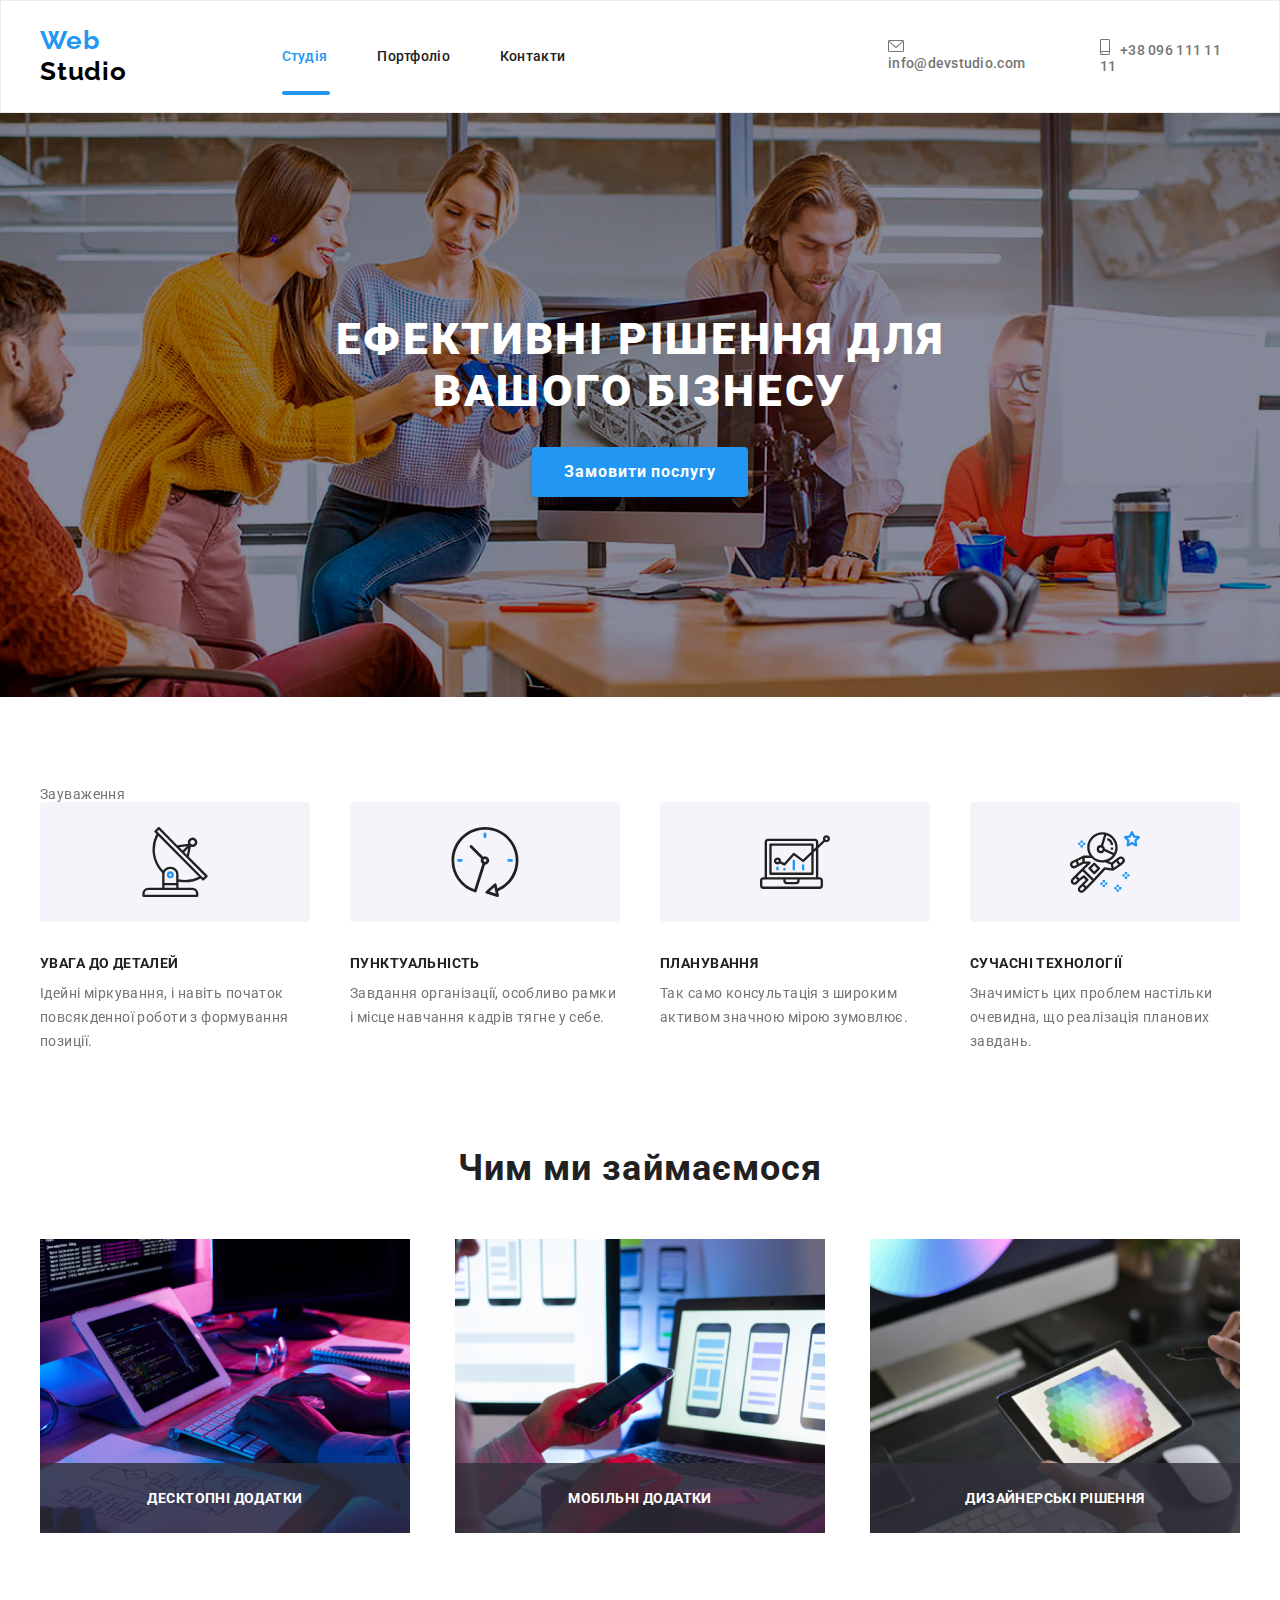
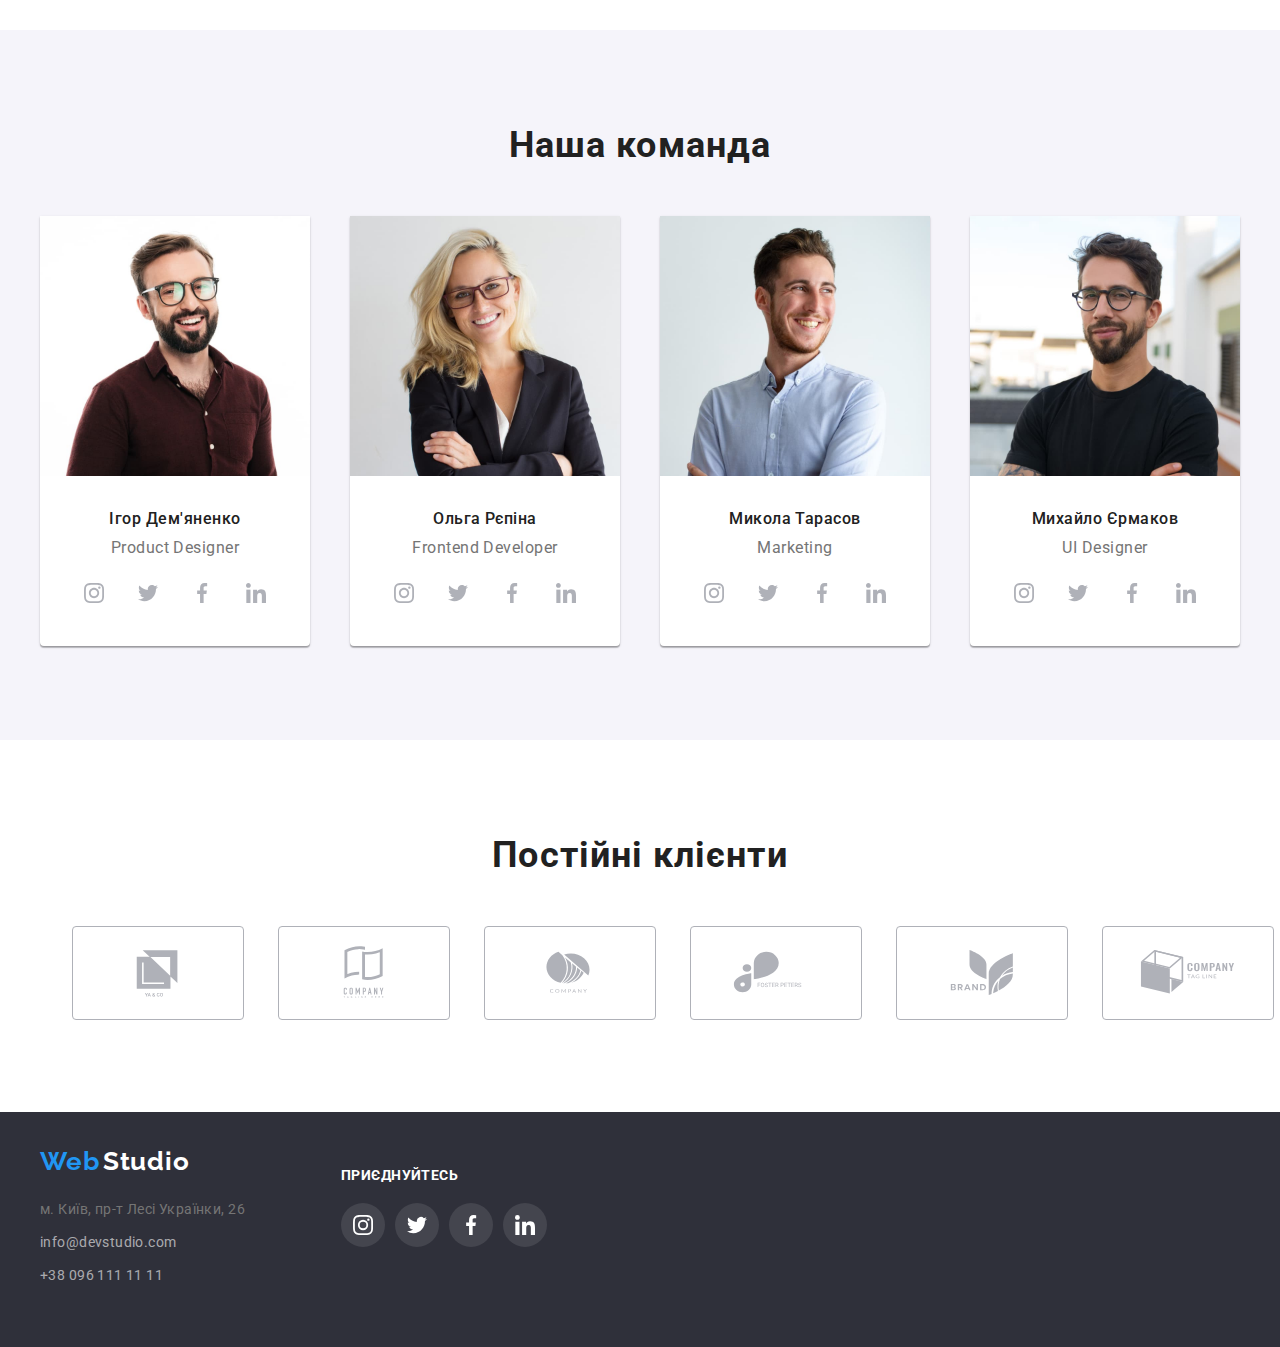
<file: index.html>
<!DOCTYPE html>
<html>
<head>
	<meta charset="utf-8">
	<meta name="viewport" content="width=device-width, initial-scale=1">
	<link rel="preconnect" href="https://fonts.googleapis.com">
	<link rel="preconnect" href="https://fonts.gstatic.com" crossorigin>
	<link rel="stylesheet" href="./styled/styled.css">
	<link href="https://fonts.googleapis.com/css2?family=Raleway:wght@700&family=Roboto:wght@400;500;700&display=swap" rel="stylesheet">
	<title>DZ</title>
</head>
<body class="body">

	<header>
		<section class="header_section">
			<div class="header_container">

			<div class="logo_container">
				<span class="logoBlue">Web</span>
				<span class="logoBlack">Studio</span>
			</div>

				<nav class="nav_container">
					<ul class="navigation_container">
						<li class="el"><a class="active1" href="">Студія</a></li>
						<li class="el"><a class="nav_el_two" href="./studio.html">Портфоліо</a></li>
						<li class="el"><a class="nav_el_three" href="">Контакти</a></li>
					</ul>
				</nav>

				<ul class="header-address__container">
					<li class="el"><a class="header_link email" href="">info@devstudio.com</a></li>
					<li class="el"><a class="header_link namer" href="">+38 096 111 11 11</a></li>
				</ul>

			</div>
		</section>
	</header>

	<main>
	<section class="hero_section">
		<div class="hero_container">
			<h1 class="hero_title">Ефективні рішення для<br> вашого бізнесу</h1>
			<button class="button_main" type="button">Замовити послугу</button>
		</div>
	</section>
	<section class="remark_section">
		<div class="remark_container">
			<h2 class="invise">Зауваження</h2>
			<ul class="ul_remark">
				<li class="remark">
					<h3 class="remark_main">УВАГА ДО ДЕТАЛЕЙ</h3>
					<p class="remark_txt">Ідейні міркування, і навіть початок повсякденної роботи з формування позиції.</p>
				</li>
				<li class="remark">
					<h3 class="remark_main">ПУНКТУАЛЬНІСТЬ</h3>
					<p class="remark_txt">Завдання організації, особливо рамки і місце навчання кадрів тягне у себе.</p>
				</li>
				<li class="remark">
					<h3 class="remark_main">ПЛАНУВАННЯ</h3>
					<p class="remark_txt">Так само консультація з широким активом значною мірою зумовлює. </p>
				</li>
				<li class="remark">
					<h3 class="remark_main">СУЧАСНІ ТЕХНОЛОГІЇ</h3>
					<p class="remark_txt">Значимість цих проблем настільки очевидна, що реалізація планових завдань.</p>
				</li>
			</ul>
		</div>
	</section>

	<section class="work_section">
		<div class="work_container">
			<div class="container_work_title">
				<h2 class="work_title">Чим ми займаємося</h2>
			</div>
			<ul class="ul_work">
				<li class="el">
					<img class="img_work" src="./img/box 1.jpg" alt="Чим ми займаємося картинка 1" width="370" height="294">
					<div>
						<p>Десктопні додатки</p>
					</div>
				</li>
				<li class="el">
					<img class="img_work" src="./img/box 2.jpg" alt="Чим ми займаємося картинка 2" width="370" height="294">
					<div>
						<p>Мобільні додатки</p>
					</div>
				</li>
				<li class="el">
					<img class="img_work" src="./img/box 3.jpg" alt="Чим ми займаємося картинка 3" width="370" height="294">
					<div>
						<p>Дизайнерські рішення</p>
					</div>
				</li>
			</ul>	
		</div>
	</section>

	<section class="section_team">
		<div class="team_container">
			<div class="container_comand">
				<h2 class="work_title">Наша команда</h2>
			</div>
			<ul class="ul_card">
				<li class="card">
					<img src="./img/img1.jpg" alt="Ігор Дем'яненко" width="270" height="260">
					<h3 class="team_name">Ігор Дем'яненко</h3>
					<p class="team_profession">Product Designer</p>
					<div class="web_container">
						<a class="hover_web" href="">
							<div>
								<svg>
									<use href='./img/symbol-defs.svg#icon-instagram'></use>
								</svg>
							</div>
						</a>
						<a href="">
							<div>
								<svg>
										<use href='./img/symbol-defs.svg#icon-twitter'></use>
								</svg>
							</div>
						</a>
						<a href="">
							<div>
								<svg>
										<use href='./img/symbol-defs.svg#icon-facebook'></use>
								</svg>
							</div>
						</a>
						<a href="">
							<div>
								<svg>
										<use href='./img/symbol-defs.svg#icon-linkedin'></use>
								</svg>
							</div>
						</a>
					</div>
				</li>
				<li class="card">
					<img src="./img/img2.jpg" alt="Ольга Рєпіна" width="270" height="260">
					<h3 class="team_name">Ольга Рєпіна</h3>
					<p class="team_profession">Frontend Developer</p>
					<div class="web_container">
						<a class="hover_web" href="">
							<div>
								<svg>
									<use href='./img/symbol-defs.svg#icon-instagram'></use>
								</svg>
							</div>
						</a>
						<a href="">
							<div>
								<svg>
										<use href='./img/symbol-defs.svg#icon-twitter'></use>
								</svg>
							</div>
						</a>
						<a href="">
							<div>
								<svg>
										<use href='./img/symbol-defs.svg#icon-facebook'></use>
								</svg>
							</div>
						</a>
						<a href="">
							<div>
								<svg>
										<use href='./img/symbol-defs.svg#icon-linkedin'></use>
								</svg>
							</div>
						</a>
					</div>
				</li>
				<li class="card">
					<img src="./img/img3.jpg" alt="Микола Тарасов" width="270" height="260">
					<h3 class="team_name">Микола Тарасов</h3>
					<p class="team_profession">Marketing</p>
					<div class="web_container">
						<a class="hover_web" href="">
							<div>
								<svg>
									<use href='./img/symbol-defs.svg#icon-instagram'></use>
								</svg>
							</div>
						</a>
						<a href="">
							<div>
								<svg>
										<use href='./img/symbol-defs.svg#icon-twitter'></use>
								</svg>
							</div>
						</a>
						<a href="">
							<div>
								<svg>
										<use href='./img/symbol-defs.svg#icon-facebook'></use>
								</svg>
							</div>
						</a>
						<a href="">
							<div>
								<svg>
										<use href='./img/symbol-defs.svg#icon-linkedin'></use>
								</svg>
							</div>
						</a>
					</div>
				</li>
				<li class="card">
					<img src="./img/img4.jpg" alt="Михайло Єрмаков" width="270" height="260">
					<h3 class="team_name">Михайло Єрмаков</h3>
					<p class="team_profession">UI Designer</p>
					<div class="web_container">
						<a class="hover_web" href="">
							<div>
								<svg>
									<use href='./img/symbol-defs.svg#icon-instagram'></use>
								</svg>
							</div>
						</a>
						<a href="">
							<div>
								<svg>
										<use href='./img/symbol-defs.svg#icon-twitter'></use>
								</svg>
							</div>
						</a>
						<a href="">
							<div>
								<svg>
										<use href='./img/symbol-defs.svg#icon-facebook'></use>
								</svg>
							</div>
						</a>
						<a href="">
							<div>
								<svg>
										<use href='./img/symbol-defs.svg#icon-linkedin'></use>
								</svg>
							</div>
						</a>
					</div>
				</li>
			</ul>
		</div>
	</section>
	<section class="customers_section">
		<div class="customers_container">
			<h2 class="customers_title">Постійні клієнти</h2>
			<ul class="ul_customers">
				<li class="elem">
					<a href="">
					<svg class="hover_web">
						<use href='./img/symbol-defs_logo.svg#icon-logo-compani_1'></use>
					</svg>
				</a>
				</li>
				<li class="elem">
					<a href="">
					<svg class="hover_web">
						<use href='./img/symbol-defs_logo.svg#icon-logo-compani_2'></use>
					</svg>
				</a>
				</li>
				<li class="elem">
					<a href="">
					<svg class="hover_web">
						<use href='./img/symbol-defs_logo.svg#icon-logo-compani_3'></use>
					</svg>
				</a>
				</li>
				<li class="elem">
					<a href="">
					<svg class="hover_web">
						<use href='./img/symbol-defs_logo.svg#icon-logo-compani_4'></use>
					</svg>
				</a>
				</li>
				<li class="elem">
					<a href="">
					<svg class="hover_web">
						<use href='./img/symbol-defs_logo.svg#icon-logo-compani_5'></use>
					</svg>
				</a>
				</li>
				<li class="elem">
					<a href="">
					<svg class="hover_web">
						<use href='./img/symbol-defs_logo.svg#icon-logo-compani_6'></use>
					</svg>
				</a>
				</li>
			</ul>
		</div>
	</section>
	</main>
	 <footer>
		<section class="section_footer">
			<div class="container_footer">
				<div class="logo_container">
					<span class="logoBlue">Web</span>
					<span class="logoBlack white">Studio</span>
				</div>
				<ul class="footer-address__container">
					<li class="el adres"><a class="footer_link" href="">м. Київ, пр-т Лесі Українки, 26</a></li>
					<li class="el email_footer"><a class="footer_link white_color" href="">info@devstudio.com</a></li>
					<li class="el numer_footer"><a class="footer_link white_color" href="">+38 096 111 11 11</a></li>
				</ul>
				<div class="footer_page">
					<h2 class="footer_text_h2">приєднуйтесь</h2>
					<ul class="footer_ul">
						<li class="element">
							<a href="">
								<img src="./img/instagram 2.svg" alt="">
							</a>
						</li>
						<li class="element">
							<a href="">
								<img src="./img/twitter 1.svg" alt="">
							</a>
						</li>
						<li class="element">
							<a href="">
								<img src="./img/facebook 1.svg" alt="">
							</a>
						</li>
						<li class="element">
							<a href="">
								<img src="./img/linkedin 1.svg" alt="">
							</a>
						</li>
					</ul>
				</div>
			</div>
		</section>
	 </footer>
</body>
</html>
</file>
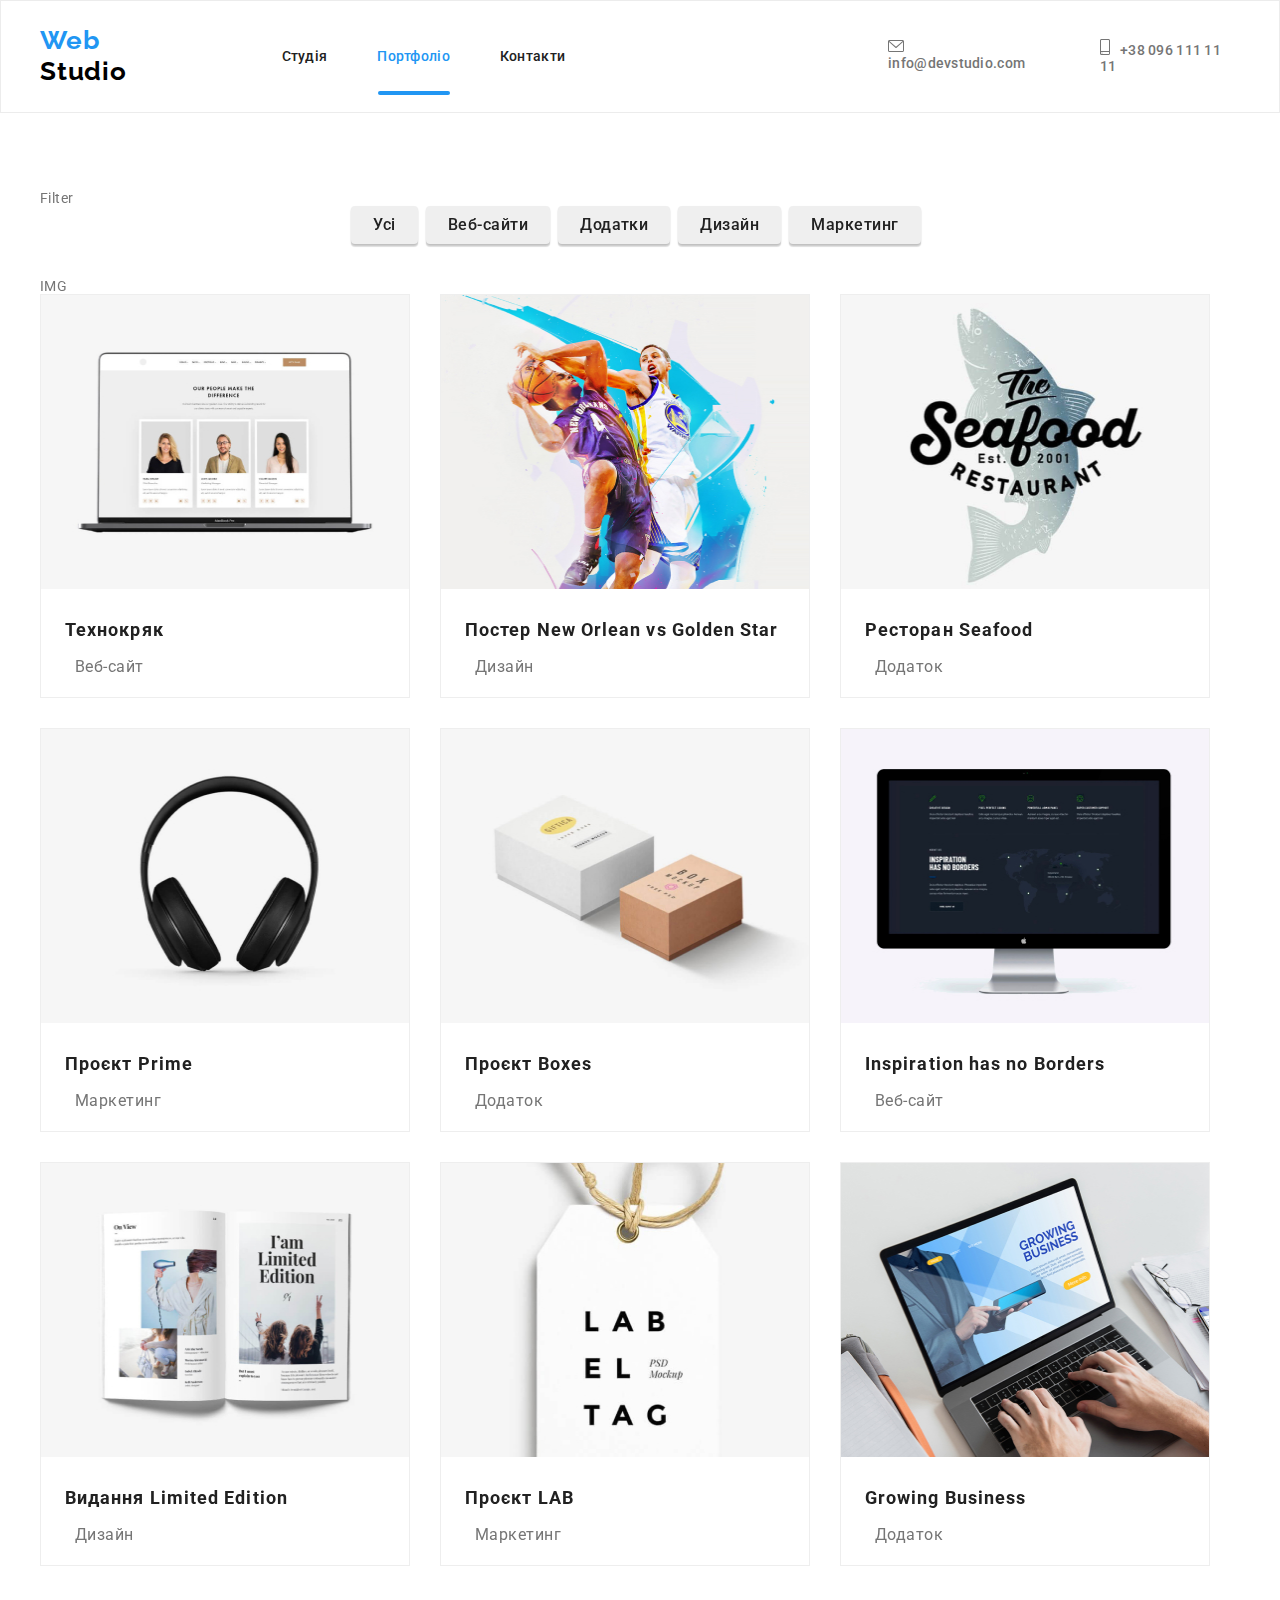
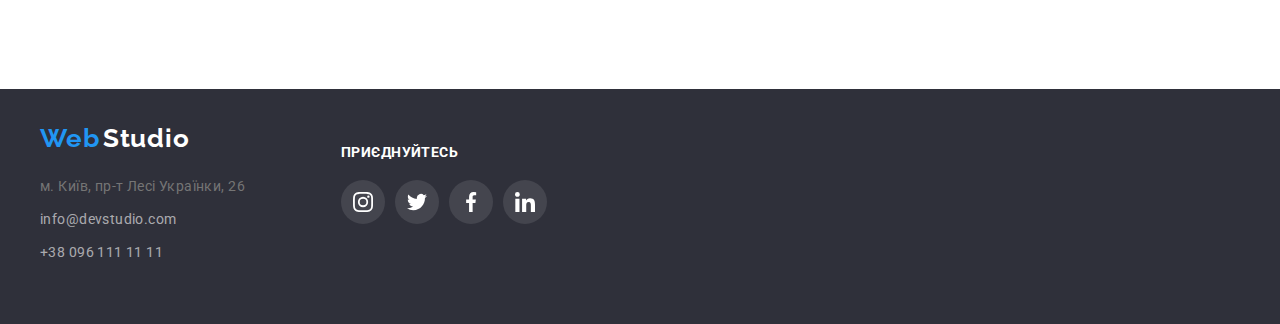
<file: studio.html>
<!DOCTYPE html>
<html>
<head>
	<meta charset="utf-8">
	<meta name="viewport" content="width=device-width, initial-scale=1">
	<link rel="preconnect" href="https://fonts.googleapis.com">
	<link rel="preconnect" href="https://fonts.gstatic.com" crossorigin>
	<link rel="stylesheet" href="./styled/styled.css">
	<link href="https://fonts.googleapis.com/css2?family=Raleway:wght@700&family=Roboto:wght@400;500;700&display=swap" rel="stylesheet">
	<title>DZ</title>
</head>
<body class="body">
	<header>
		<section class="header_section">
			<div class="header_container">

			<div class="logo_container">
				<span class="logoBlue">Web</span>
				<span class="logoBlack">Studio</span>
			</div>

				<nav class="nav_container">
					<ul class="navigation_container">
						<li class="el"><a class="nav_el_one" href="./index.html">Студія</a></li>
						<li class="el"><a class="active2" href="">Портфоліо</a></li>
						<li class="el"><a class="nav_el_three" href="">Контакти</a></li>
					</ul>
				</nav>

				<ul class="header-address__container">
					<li class="el"><a class="header_link email" href="">info@devstudio.com</a></li>
					<li class="el"><a class="header_link namer" href="">+38 096 111 11 11</a></li>
				</ul>

			</div>
		</section>
	</header>
    <main>
        <section class="main_filter_section">
            <div class="filter_section">
                <div class="filter">
                    <h1 class="invise">Filter</h1>
                    <ul class="ul_filter">
                        <li class="el_button">
                            <button class="button_filter" type="button">
                            Усі
                            </button>
                        </li>
                        <li class="el_button">
                            <button class="button_filter" type="button">
                            Веб-сайти
                            </button>
                        </li>
                        <li class="el_button">
                            <button class="button_filter" type="button">
                            Додатки
                            </button>
                        </li>
                        <li class="el_button">
                            <button class="button_filter" type="button">
                            Дизайн
                            </button>
                        </li>
                        <li class="el_button">
                            <button class="button_filter" type="button">
                            Маркетинг
                            </button>
                        </li>
                    </ul>
                </div>
            </div>
            <div class="img_section">
                    <div class="container_img">
                        <h2 class="invise">IMG</h2>
                        <ul class="container_card">
                            <li class="card_filter">
                                <img class="main_img_card" src="./img/img5.jpg" alt="" width="370", height="294">
                                <div class="text_card">
                                <h3 class="main_txt_img">Технокряк</h3>
                                <p class="card_txt">Веб-сайт</p>
                                </div>
                            </li>
                            <li class="card_filter">
                                <img class="main_img_card" src="./img/img6.jpg" alt="" width="370", height="294">
                                <div class="text_card">
                                <h3 class="main_txt_img">Постер New Orlean vs Golden Star</h3>
                                <p class="card_txt">Дизайн</p>
                                </div>
                            </li>
                            <li class="card_filter">
                                <img class="main_img_card" src="./img/img7.jpg" alt="" width="370", height="294">
                                <div class="text_card">
                                <h3 class="main_txt_img">Ресторан Seafood</h3>
                                <p class="card_txt">Додаток</p>
                                </div>
                            </li>
                            <li class="card_filter">
                                <img class="main_img_card" src="./img/img8.jpg" alt="" width="370", height="294">
                                <div class="text_card">
                                <h3 class="main_txt_img">Проєкт Prime</h3>
                                <p class="card_txt">Маркетинг</p>
                                </div>
                            </li>
                            <li class="card_filter">
                                <img class="main_img_card" src="./img/img9.jpg" alt="" width="370", height="294">
                                <div class="text_card">
                                <h3 class="main_txt_img">Проєкт Boxes</h3>
                                <p class="card_txt">Додаток</p>
                                </div>
                            </li>
                            <li class="card_filter">
                                <img class="main_img_card" src="./img/img10.jpg" alt="" width="370", height="294">
                                <div class="text_card">
                                <h3 class="main_txt_img">Inspiration has no Borders</h3>
                                <p class="card_txt">Веб-сайт</p>
                                </div>
                            </li>
                            <li class="card_filter">
                                <img class="main_img_card" src="./img/img11.jpg" alt="" width="370", height="294">
                                <div class="text_card">
                                <h3 class="main_txt_img">Видання Limited Edition</h3>
                                <p class="card_txt">Дизайн</p>
                                </div>
                            </li>
                            <li class="card_filter">
                                <img class="main_img_card" src="./img/img12.jpg" alt="" width="370", height="294">
                                <div class="text_card">
                                <h3 class="main_txt_img">Проєкт LAB</h3>
                                <p class="card_txt">Маркетинг</p>
                                </div>
                            </li>
                            <li class="card_filter">
                                <img class="main_img_card" src="./img/img13.jpg" alt="" width="370", height="294">
                                <div class="text_card">
                                <h3 class="main_txt_img">Growing Business</h3>
                                <p class="card_txt">Додаток</p>
                                </div>
                            </li>
                        </ul>
                    </div> 
                </div>
        </section>   
    </main>
    <footer>
		<section class="section_footer">
			<div class="container_footer">
				<div class="logo_container">
					<span class="logoBlue">Web</span>
					<span class="logoBlack white">Studio</span>
				</div>
				<ul class="footer-address__container">
					<li class="el adres"><a class="footer_link" href="">м. Київ, пр-т Лесі Українки, 26</a></li>
					<li class="el email_footer"><a class="footer_link white_color" href="">info@devstudio.com</a></li>
					<li class="el numer_footer"><a class="footer_link white_color" href="">+38 096 111 11 11</a></li>
				</ul>
				<div class="footer_page">
					<h2 class="footer_text_h2">приєднуйтесь</h2>
					<ul class="footer_ul">
						<li class="element">
							<a href="">
								<img src="./img/instagram 2.svg" alt="">
							</a>
						</li>
						<li class="element">
							<a href="">
								<img src="./img/twitter 1.svg" alt="">
							</a>
						</li>
						<li class="element">
							<a href="">
								<img src="./img/facebook 1.svg" alt="">
							</a>
						</li>
						<li class="element">
							<a href="">
								<img src="./img/linkedin 1.svg" alt="">
							</a>
						</li>
					</ul>
				</div>
			</div>
		</section>
	 </footer>
</body>
</html>
</file>
<file: styled/styled.css>
body{
    background-color: #FFFFFF;
}

*{
    font-family: roboto, sans-serif;
    color: #757575;
    font-weight: 400;
    font-size: 14px;
    letter-spacing: 0.03em;
    margin: 0px;
    padding: 0px;
    z-index: 1;
}

.invise{
    mix-blend-mode: screen;
}

ul,a{
    list-style: none;
    text-decoration: none;
}

.header_section{
    display: flex;
    justify-content: center;
    border: 1px solid #ECECEC;
    padding: 24px 0px 25px 0px ;
}

.header_container{
    width: 1200px;
    display: flex;
    align-items: center;
    margin: 0px 15px;
}

.logoBlue{
    color: #2196F3;
    font-family: raleway, sans-serif;
    font-weight: 700;
    font-size: 26px;
    line-height: 31px;
    letter-spacing: 0.03em;
}

.logoBlack{
    color: #000000;
    font-family: raleway, sans-serif;
    font-weight: 700;
    font-size: 26px;
    line-height: 31px;
    letter-spacing: 0.03em;
}
.white{
    color: #FFFFFF;
}

.nav_container{
    margin-left: 93px;
}

.navigation_container{
    display: flex;
    position: relative;
}

.navigation_container .el + .el{
    margin-left: 50px;
}

.nav_el_one,
.nav_el_two,
.nav_el_three{
    color: #212121;
    font-weight: 500;
    font-size: 14px;
    line-height: 16px;
    letter-spacing: 0.02em;
}

.nav_el_one::before{
    content: "";
    width: 48px;
    height: 4px;
    background-color: #2196F3;
    position: absolute;
    left: 0;bottom: -31px;
    border-radius: 4px;
    transform: scaleX(0);
}

.nav_el_two::before{
    content: "";
    width: 72px;
    height: 4px;
    background-color: #2196F3;
    position: absolute;
    left: 96px;bottom: -31px;
    border-radius: 4px;
    transform: scaleX(0);
}

.nav_el_three::before{
    content: "";
    width: 64px;
    height: 4px;
    background-color: #2196F3;
    position: absolute;
    left: 218px;bottom: -31px;
    border-radius: 4px;
    transform: scaleX(0);
}

.nav_el_one:hover,
.nav_el_two:hover,
.nav_el_three:hover,
.nav_el_one:focus,
.nav_el_two:focus,
.nav_el_three:focus,
.nav_el_one:hover::before,
.nav_el_two:hover::before,
.nav_el_three:hover::before{
    color: #2196F3;
    transform: scaleX(1);
}

.active1,
.active2{
    color: #2196F3;
    font-weight: 500;
    font-size: 14px;
    line-height: 16px;
    letter-spacing: 0.02em;
}

.active1::before{
    content: "";
    width: 48px;
    height: 4px;
    background-color: #2196F3;
    position: absolute;
    left: 0;bottom: -31px;
    border-radius: 4px;
}

.active2::before{
    content: "";
    width: 72px;
    height: 4px;
    background-color: #2196F3;
    position: absolute;
    left: 96px;bottom: -31px;
    border-radius: 4px;
}

.header-address__container{
    display: flex;
    margin-left: 323px;
}

.header_link{
    font-weight: 500;
    font-size: 14px;
    line-height: 16px;
    letter-spacing: 0.02em;
    color: #757575;
}

.header_link:hover,
.header_link:focus,
.footer_link:hover,
.footer_link:focus{
    color: #2196F3;
}

.email{
    margin-right: 50px;
}

.email::before{
    display: inline-block;
    margin-right: 10px;
    content: "";
    width: 16px;
    height: 12px;
    background-image: url("../img/envelope.svg");
    background-repeat: no-repeat;
}

.namer::before{
    display: inline-block;
    margin-right: 10px;
    content: "";
    width: 10px;
    height: 16px;
    background-image: url("../img/smartphone.svg");
    background-repeat: no-repeat;
}

.hero_section{
    background-color: #2F303A;
    padding: 200px 0px;
    display: flex;
    justify-content: center;
    background-image: rgba(47, 48, 58, 0.4);
    background-image: url("../img/main.jpg");
    background-repeat: no-repeat;
    background-position: center;
}

.hero_container{
    text-align: center;
    margin: 0px 15px;
}

.hero_title{
    color: #ffffff;
    font-size: 44px;
    margin-bottom: 30px;
    letter-spacing: 0.06em;
    text-transform: uppercase;
    font-weight: 900;
}

.button_main{
    cursor: pointer;
    padding: 10px 32px;
    font-weight: 700;
    font-size: 16px;
    line-height: 30px;
    letter-spacing: 0.06em;
    color: #FFFFFF;
    background: #2196F3;
    box-shadow: 0px 4px 4px rgba(0, 0, 0, 0.15);
    border-radius: 4px;
    border:  none;
}

.remark_section{
    display: flex;
    justify-content: center;
    padding: 89px 0px 47px 0px;
}

.remark_container{
    width: 1200px;
    margin: 0px 15px;
    padding: 0px auto;
}

.ul_remark{
    display: flex;
    justify-content: space-between;
}

.remark{
    width: 270px;
}

.remark::before{
    background: #F5F4FA;
    border-radius: 4px;
    margin-bottom: 30px;
    display: inline-block;
    content: "";
    width: 270px;
    height: 120px;
    background-position: center;
    background-repeat: no-repeat;
}

.remark:nth-child(1)::before{
    background-image: url("../img/anten.svg");
}

.remark:nth-child(2)::before{
    background-image: url("../img/clock\ 1.svg");
}

.remark:nth-child(3)::before{
    background-image: url("../img/diagram\ 1.svg");
}

.remark:nth-child(4)::before{
    background-image: url("../img/astronaut\ 1.svg");
}

.remark_main{
    color: #212121;
    font-weight: 700;
    font-size: 14px;
    line-height: 16px;
    letter-spacing: 0.03em;
    text-transform: uppercase;
    margin-bottom: 10px;
}

.remark_txt{
    color: #757575;
    font-weight: 400;
    font-size: 14px;
    line-height: 24px;
    letter-spacing: 0.03em; 
}

.work_section{
    display: flex;
    justify-content: center;
    padding: 47px 0px 94px 0px;
}

.work_container{
    width: 1200px;
    margin: 0px 15px;
}

.container_work_title{
    text-align: center;
    margin-bottom: 50px;
}

.work_title{
    color: #212121;
    font-weight: 700;
    font-size: 36px;
    line-height: 42px;
    letter-spacing: 0.03em;
}

.ul_work{
    display: flex;
    justify-content: space-between;
}

.ul_work>li{
    position: relative;
}

.el>div{
    width: 100%;
    background: rgba(47, 48, 58, 0.8);
    padding: 27px 0px 27px 0px;
    position: absolute;
    top: 224px;

}

.el>div>p{
    font-weight: 700;
    font-size: 14px;
    line-height: 16px;
    text-align: center;
    letter-spacing: 0.03em;
    text-transform: uppercase;
    color: #FFFFFF;
}

.section_team{
    display: flex;
    justify-content: center;
    background-color: #F5F4FA;
    padding: 94px 0px;
}

.team_container{
    width: 1200px;
    margin: 0px 15px;
}

.container_comand{
    text-align: center;
    margin-bottom: 50px;
}

.ul_card{
    margin: 0px;
    display: flex;
    justify-content: space-between;
}

.card{
    background: #FFFFFF;
    background: #FFFFFF;
    box-shadow: 0px 1px 3px rgba(0, 0, 0, 0.12), 0px 1px 1px rgba(0, 0, 0, 0.14), 0px 2px 1px rgba(0, 0, 0, 0.2);
    border-radius: 0px 0px 4px 4px;
    width: 270px;
}

.team_name{
    font-weight: 500;
    font-size: 16px;
    line-height: 19px;
    letter-spacing: 0.03em;
    text-align: center;
    color: #212121;
    margin-top: 30px;
    margin-bottom: 10px;
}

.team_profession{
    font-weight: 400;
    font-size: 16px;
    line-height: 19px;
    letter-spacing: 0.03em;
    text-align: center;
}

.web_container{
    display: flex;
}

.web_container>a{
    background-color: FFFFFF;
    border-radius: 55%;
    margin-bottom: 30px;
    margin-left: 10px;
    margin-top: 16px;
    text-align: center;
}

.hover_web:nth-child(1){
    margin-left: 32px;
}

.web_container>a>div>svg{
    width: 20px ;
    height: 20px;
    padding: 10px 12px;
    fill: #AFB1B8;
}

.web_container>a:hover,
.web_container>a:focus{
    background-color: #2196F3;
}

.web_container>a>div>svg:hover,
.web_container>a>div>svg:focus{
    fill: #FFFFFF;
}

.customers_section{
    display: flex;
    justify-content: center;
    padding: 94px 0px 94px 0px;
}

.customers_container{
    width: 1200px;
    padding: 0px 15px;
}

.customers_title{
    font-weight: 700;
    font-size: 36px;
    line-height: 42px;
    text-align: center;
    letter-spacing: 0.03em;
    color: #212121;
    margin-bottom: 50px;
}

.ul_customers{
    display: flex;
    justify-content: space-between;
}

.elem{
    width: 170px;
    height: 92px;
}

.elem>a{
    text-decoration: none;
}

.elem>a>svg{
    border: 1px solid #AFB1B8;
    border-radius: 4px;
    padding: 16px 32px;
    max-width: 106px;
    max-height: 60px;
    display: inline-block;
    fill: #afb1b8;
}

.elem>a>svg:hover,
.elem>a>svg:focus{
    border: 1px solid #2196F3;
    fill: #2196F3;
}

.section_footer{
    display: flex;
    justify-content: center;
    background-color: #2F303A;
    padding-top: 34px;
    padding-bottom: 51px;
}

.container_footer{
    width: 1200px;
    margin: 0px 15px;
    position: relative;
}

.footer-address__container{
    margin-top: 20px;
    display: inline-block;
}

.footer-address__container>.el{
    color: #ffffff;
    font-weight: 400;
    font-size: 14px;
    letter-spacing: 0.03em;
    cursor: pointer;
    margin-bottom: 9px;
}

.footer_link{
    font-weight: 400;
    font-size: 14px;
    line-height: 24px;
    letter-spacing: 0.03em;
}

.footer_page{
    position: absolute;
    left: 301px;
    bottom: 49px;
    display: inline-block;
}


.footer_text_h2{
    font-weight: 700;
    font-size: 14px;
    line-height: 16px;
    letter-spacing: 0.03em;
    text-transform: uppercase;
    color: #FFFFFF;
    margin-bottom: 20px;
}

.footer_ul{
    display: flex;
}

.element{
    margin-right: 10px;
    height: 44px;
    width: 44px;
    background-color: rgba(255, 255, 255, 0.1);
    border-radius: 50%;
    display: inline-block;
}

.element:nth-child(4){
    margin: 0px;
}

.element>a{
    display: inline-block;
    padding: 12px;
}

.element:hover,
.element:focus{
    background-color: #2196F3;
}

.white_color{
    color: rgba(255, 255, 255, 0.6);
    font-weight: 400;
    font-size: 14px;
    line-height: 24px;
    letter-spacing: 0.03em;
}

.portfolio_section{
    padding-top: 77px;
}

.filter_section{
    display: flex;
    justify-content: center;
    padding: 77px 0px 17px 0px;
}

.filter{
    width: 1200px;
    margin: 0px 15px;
}

.ul_filter{
    display: flex;
    justify-content: center;
}

.el_button{
    margin-right: 8px;
}

.button_filter{
    padding: 6px 22px;
    cursor: pointer;
    font-weight: 500;
    font-size: 16px;
    line-height: 26px;
    letter-spacing: 0.03em;
    color: #212121;
    border-radius: 4px;
    border: none;
    box-shadow: 0px 3px 1px rgba(0, 0, 0, 0.1), 0px 1px 2px rgba(0, 0, 0, 0.08), 0px 2px 2px rgba(0, 0, 0, 0.12);
}

.button_filter:hover{
    background-color: #2196F3;
    color: #FFFFFF;
}

.img_section{
    display: flex;
    justify-content: center;
    padding: 17px 0px 123px 0px;
}

.container_img{
    width: 1200px;
    margin: 0px 15px;
}

.container_card{
    display: flex;
    flex-wrap: wrap;
}

.card_filter{
    background: #FFFFFF;
    border: 1px solid #EEEEEE;
    width: 370px;
    height: 404px;
    margin-right: 30px;
    margin-bottom: 30px;
    overflow: hidden;
    z-index: 1;
}

.card_filter:nth-child(3n){
    margin-right: 0px;
}
.card_filter:nth-last-child(-n + 3){
    margin-bottom: 0px;
}

.card_filter,
.hover_text{
    box-sizing: border-box;
    overflow: hidden;
}

.main_img_card{
    width: 100%;
}

.hover_text>p{
    font-weight: 400;
    font-size: 18px;
    line-height: 28px;
    letter-spacing: 0.03em;
    color: #FFFFFF;
}

.main_txt_img{
    font-weight: 700;
    font-size: 18px;
    line-height: 36px;
    letter-spacing: 0.06em;
    color: #212121;
    margin-top: 20px;
    margin-bottom: 4px;
    margin-left: 24px;
}

.card_txt{
    font-weight: 400;
    font-size: 16px;
    line-height: 30px;
    letter-spacing: 0.03em;
    color: #757575;
    margin-left: 34px;
}
</file>
